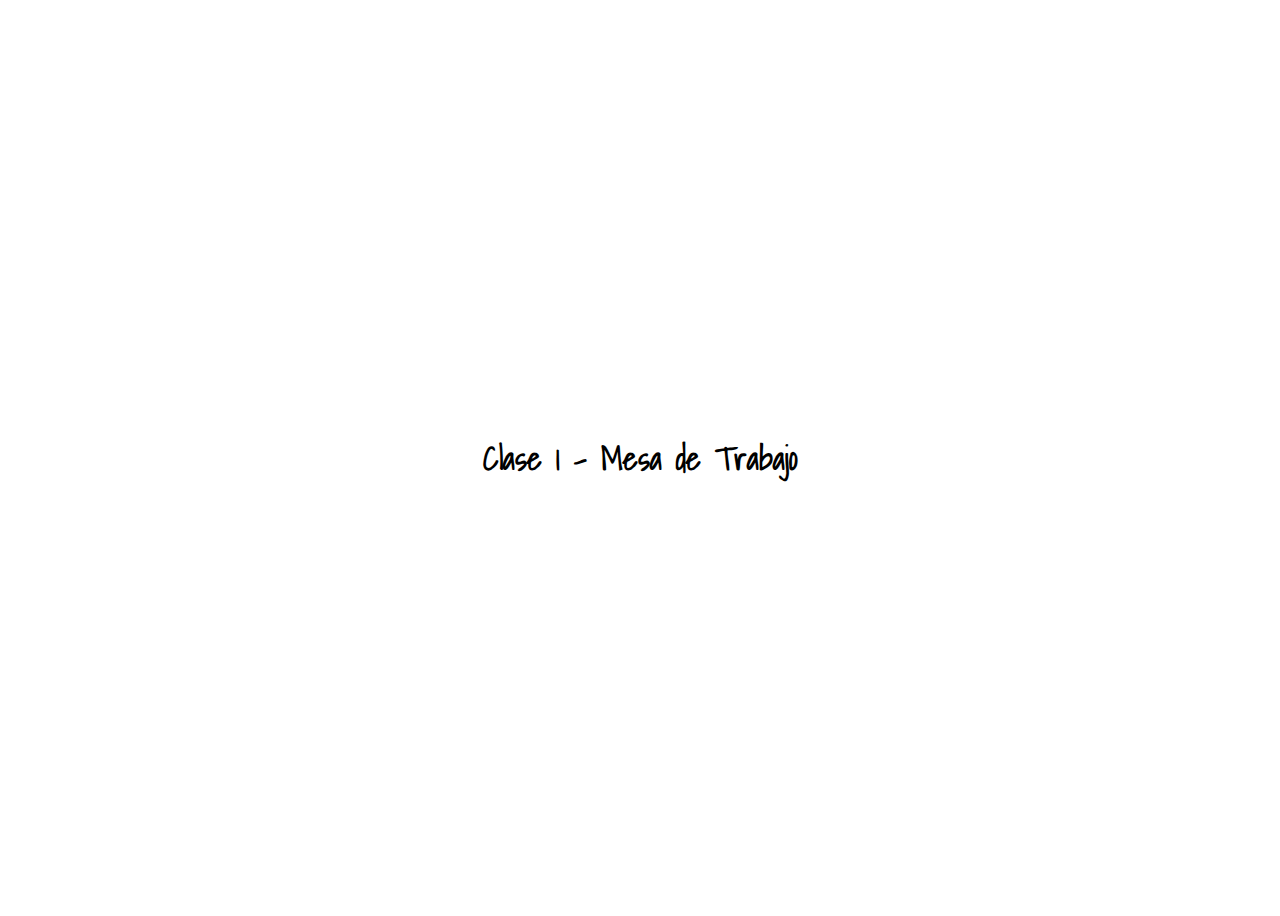
<file: C1 - Bienvenida/C1_MesaTrabajo/index.html>
<!DOCTYPE html>
<html lang="es">
<head>
    <meta charset="UTF-8">
    <meta http-equiv="X-UA-Compatible" content="IE=edge">
    <meta name="viewport" content="width=device-width, initial-scale=1.0">
    <title>C1 - Mesa de Trabajo</title>
    <link rel="stylesheet" href="style.css">
</head>
<body>
    <h1>Clase 1 - Mesa de Trabajo</h1>

    <script src="script.js"></script>
</body>
</html>
</file>
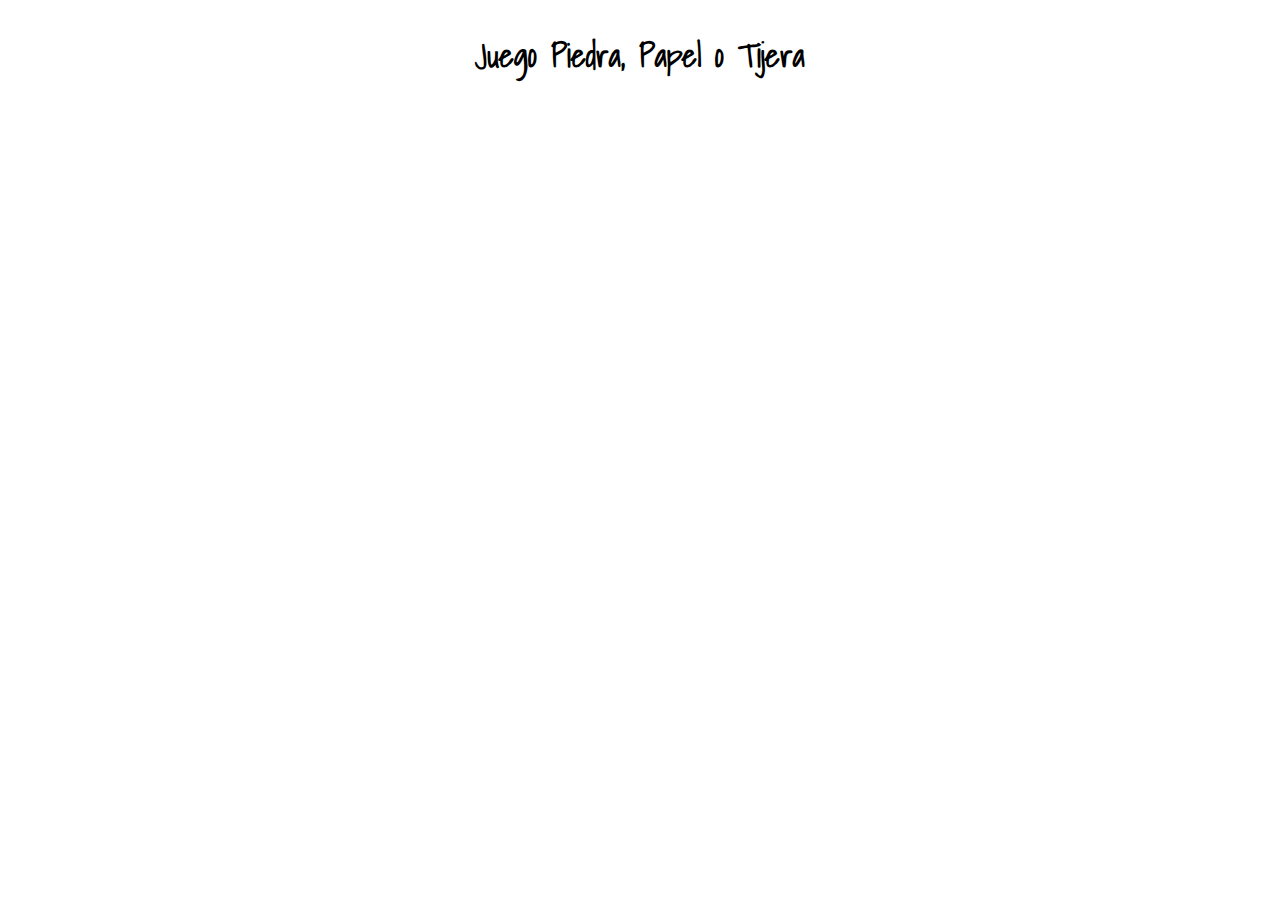
<file: C2 - Introduccion a JavaScript Front/C2_MesaTrabajo/index.html>
<!DOCTYPE html>
<html lang="es">
<head>
    <meta charset="UTF-8">
    <meta http-equiv="X-UA-Compatible" content="IE=edge">
    <meta name="viewport" content="width=device-width, initial-scale=1.0">
    <title>Piedra, papel o tijera</title>
    <link rel="stylesheet" href="style.css">
</head>
<body>
    <h1>Juego Piedra, Papel o Tijera</h1>
    
    <script src="script.js"></script>
</body>
</html>
</file>
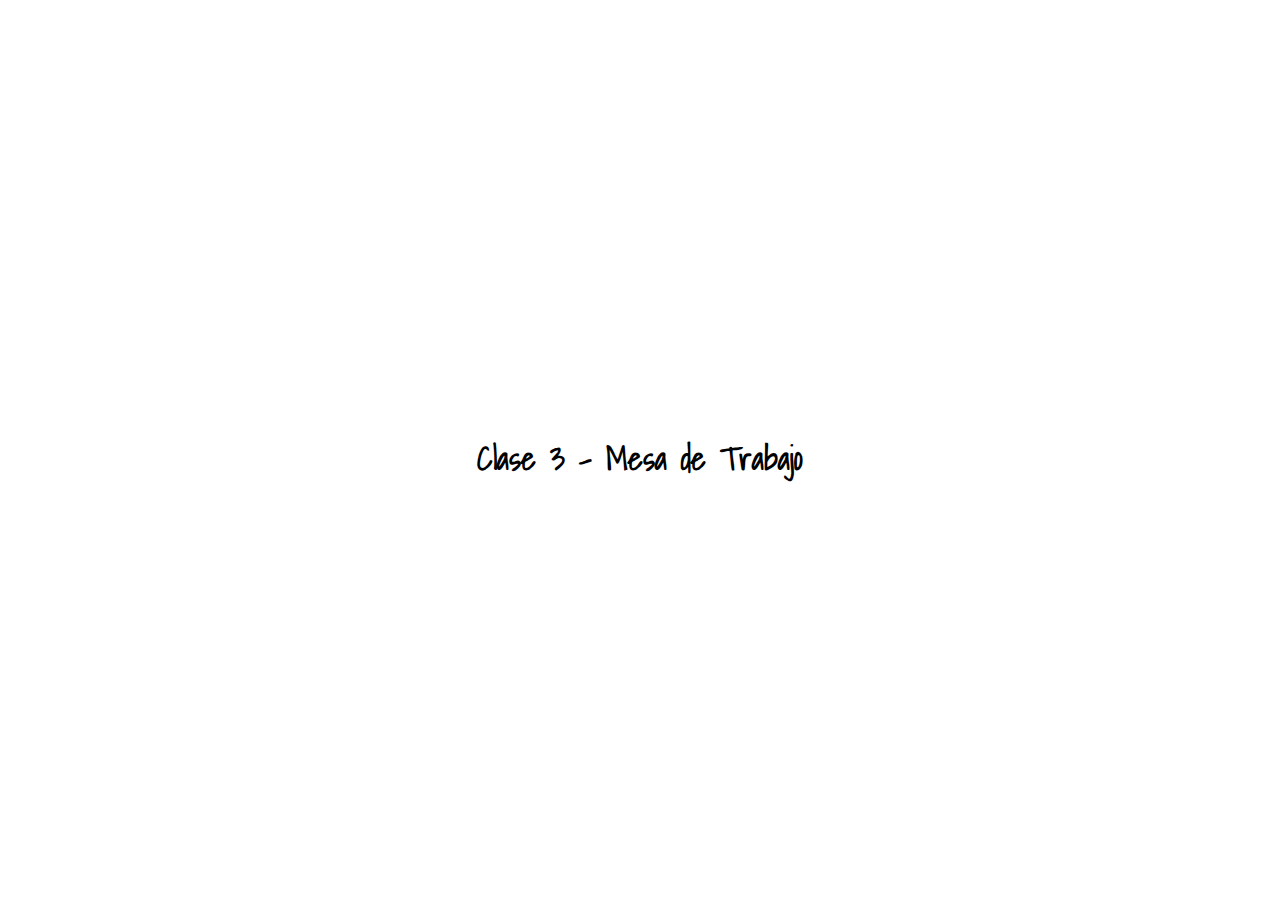
<file: C3 - Cierre de la Semana/C3_MesaTrabajo/index.html>
<!DOCTYPE html>
<html lang="es">

<head>
    <meta charset="UTF-8">
    <meta http-equiv="X-UA-Compatible" content="IE=edge">
    <meta name="viewport" content="width=device-width, initial-scale=1.0">
    <title>C3 - Mesa de Trabajo</title>
    <link rel="stylesheet" href="style.css">
</head>

<body>
    <h1>Clase 3 - Mesa de Trabajo</h1>

    <script src="script.js"></script>
</body>

</html>
</file>
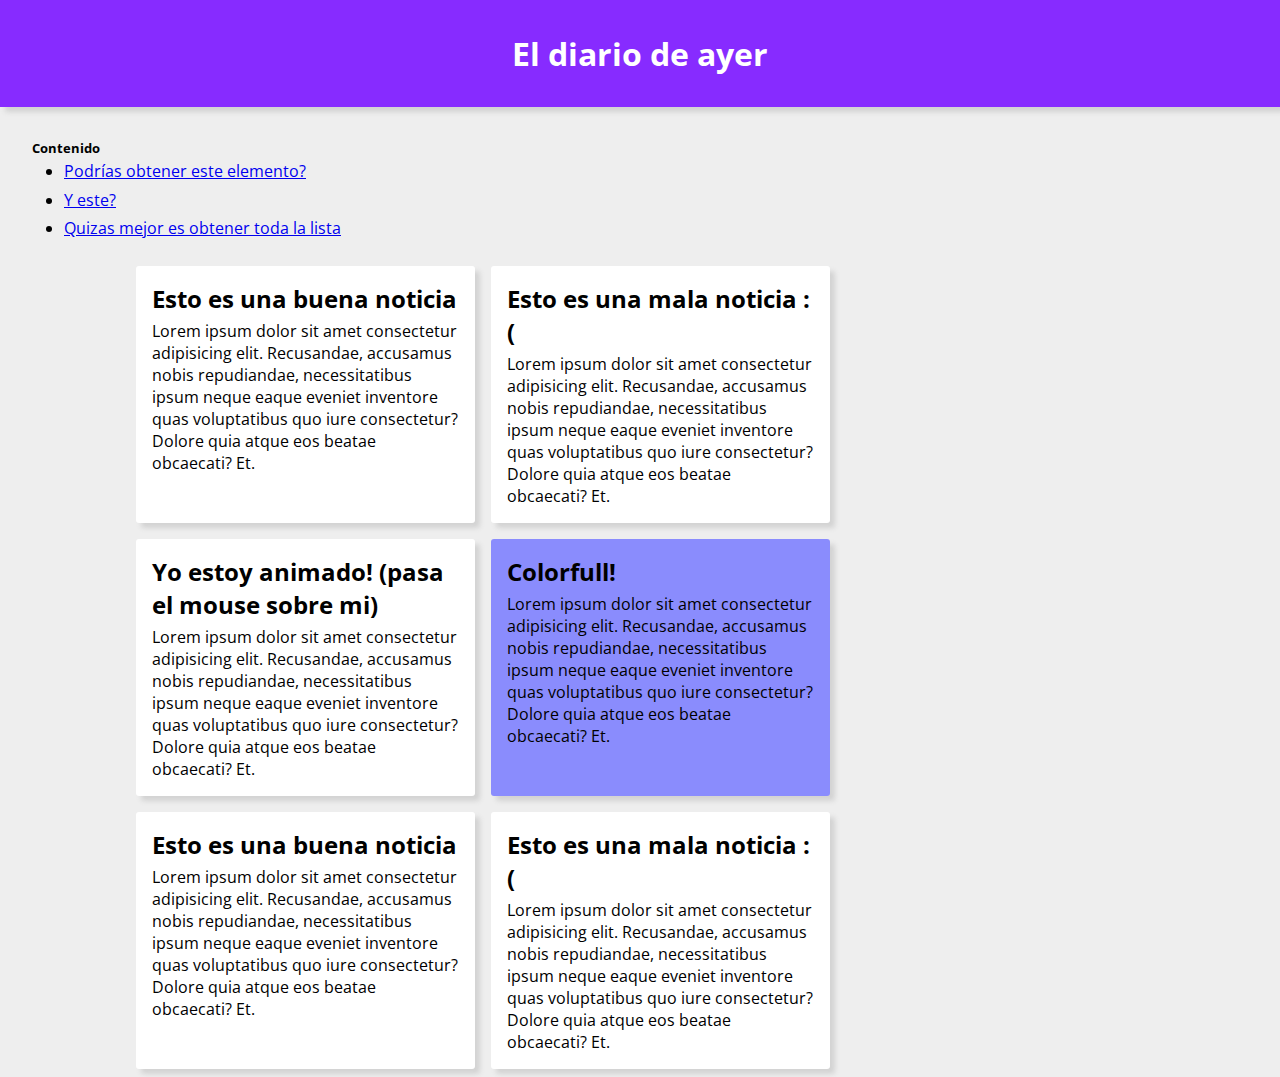
<file: C4 - Introduccion al DOM/C4_MesaTrabajo/index.html>
<!DOCTYPE html>
<html lang="es">

<head>
  <meta charset="UTF-8">
  <meta http-equiv="X-UA-Compatible" content="IE=edge">
  <meta name="viewport" content="width=device-width, initial-scale=1.0">
  <link rel="stylesheet" href="styles.css">
  <title>Clase 4</title>
</head>

<body>

  <h1>El diario de ayer</h1>

  <div class="contenido">
    <h5>Contenido</h5>
    <ul>
      <li><a href="#">Podrías obtener este elemento?</a></li>
      <li><a href="#">Y este?</a></li>
      <li><a href="#">Quizas mejor es obtener toda la lista</a></li>
    </ul>
  </div>

  <section>
    <article>
      <h2>Esto es una buena noticia</h2>
      <p>
        Lorem ipsum dolor sit amet consectetur adipisicing elit. Recusandae, accusamus nobis repudiandae, necessitatibus
        ipsum neque eaque eveniet inventore quas voluptatibus quo iure consectetur? Dolore quia atque eos beatae
        obcaecati? Et.
      </p>
    </article>

    <article>
      <h2>Esto es una mala noticia :(</h2>
      <p>
        Lorem ipsum dolor sit amet consectetur adipisicing elit. Recusandae, accusamus nobis repudiandae, necessitatibus
        ipsum neque eaque eveniet inventore quas voluptatibus quo iure consectetur? Dolore quia atque eos beatae
        obcaecati? Et.
      </p>
    </article>

    <article class="animado">
      <h2>Yo estoy animado! (pasa el mouse sobre mi)</h2>
      <p>
        Lorem ipsum dolor sit amet consectetur adipisicing elit. Recusandae, accusamus nobis repudiandae, necessitatibus
        ipsum neque eaque eveniet inventore quas voluptatibus quo iure consectetur? Dolore quia atque eos beatae
        obcaecati? Et.
      </p>
    </article>

    <article class="diferente">
      <h2>Colorfull! </h2>
      <p>
        Lorem ipsum dolor sit amet consectetur adipisicing elit. Recusandae, accusamus nobis repudiandae, necessitatibus
        ipsum neque eaque eveniet inventore quas voluptatibus quo iure consectetur? Dolore quia atque eos beatae
        obcaecati? Et.
      </p>
    </article>
    
    <article>
      <h2>Esto es una buena noticia</h2>
      <p>
        Lorem ipsum dolor sit amet consectetur adipisicing elit. Recusandae, accusamus nobis repudiandae, necessitatibus
        ipsum neque eaque eveniet inventore quas voluptatibus quo iure consectetur? Dolore quia atque eos beatae
        obcaecati? Et.
      </p>
    </article>

    <article>
      <h2>Esto es una mala noticia :(</h2>
      <p>
        Lorem ipsum dolor sit amet consectetur adipisicing elit. Recusandae, accusamus nobis repudiandae, necessitatibus
        ipsum neque eaque eveniet inventore quas voluptatibus quo iure consectetur? Dolore quia atque eos beatae
        obcaecati? Et.
      </p>
    </article>

  </section>

</body>

</html>
</file>
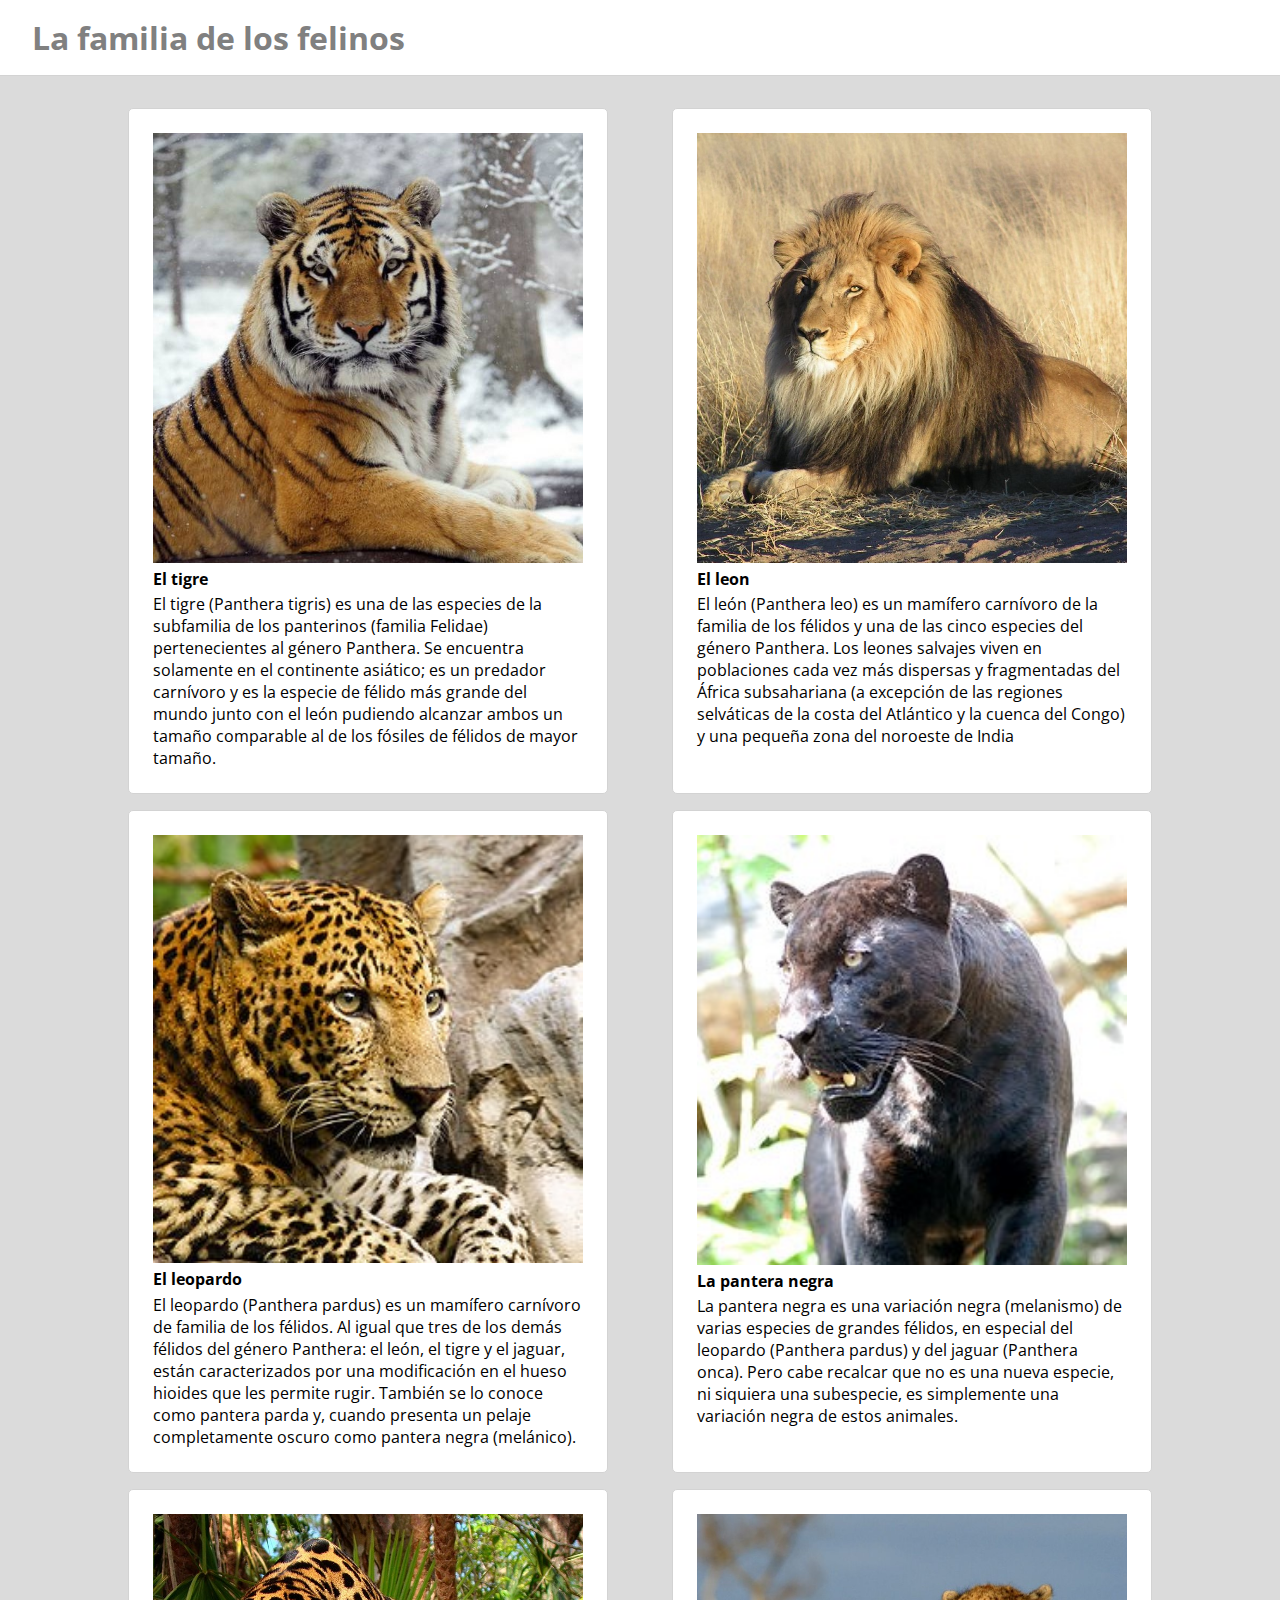
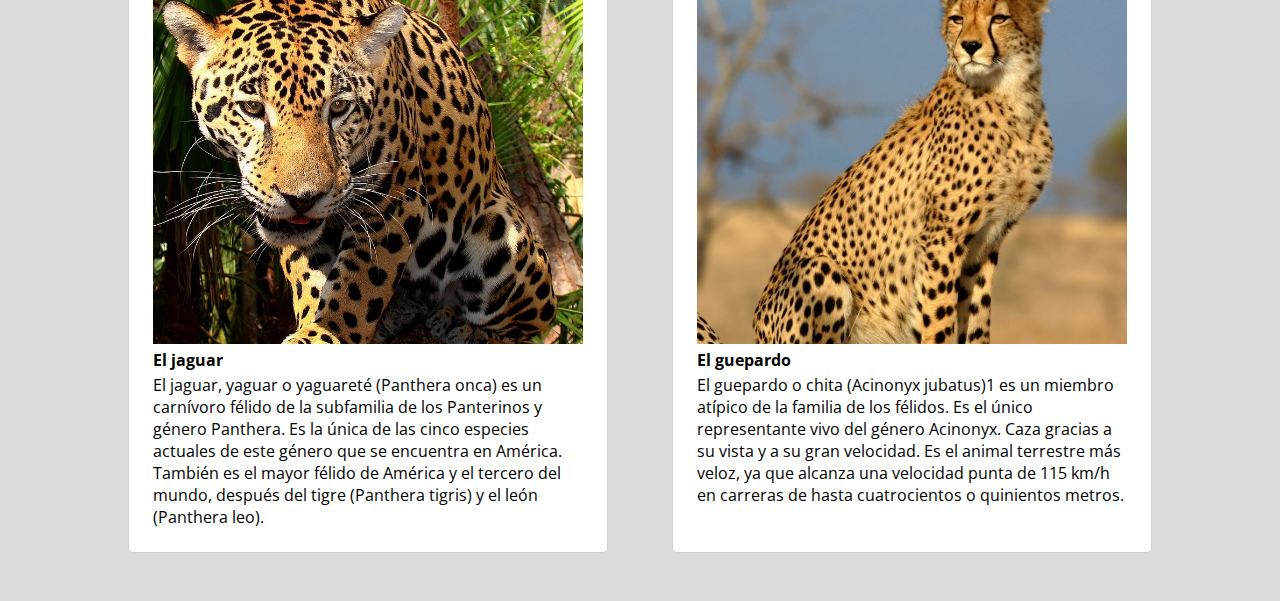
<file: C5 - Modificando elementos con JS/C5_MesaTrabajo/index.html>
<!DOCTYPE html>
<html lang="es">

<head>
  <meta charset="UTF-8">
  <meta http-equiv="X-UA-Compatible" content="IE=edge">
  <meta name="viewport" content="width=device-width, initial-scale=1.0">
  <link rel="stylesheet" href="styles.css">
  <title>Clase 5</title>
</head>

<body>

  <h1>La familia de los felinos</h1>

  <div class="contenedor">
    <div class="item">
      <img src="./imagenes/tiger.jpg">
      <h2>El tigre</h2>
      <p>
        El tigre (Panthera tigris) es una de las especies​ de la subfamilia de los panterinos (familia Felidae)
        pertenecientes al género Panthera. Se encuentra solamente en el continente asiático; es un predador carnívoro y
        es
        la especie de félido más grande del mundo junto con el león pudiendo alcanzar ambos un tamaño comparable al de
        los
        fósiles de félidos de mayor tamaño.
      </p>
    </div>

    <div class="item">
      <img src="./imagenes/leon.jpg">
      <h2>El leon</h2>
      <p>
        El león (Panthera leo) es un mamífero carnívoro de la familia de los félidos y una de las cinco especies del
        género Panthera. Los leones salvajes viven en poblaciones cada vez más dispersas y fragmentadas del África
        subsahariana (a excepción de las regiones selváticas de la costa del Atlántico y la cuenca del Congo) y una
        pequeña zona del noroeste de India
      </p>
    </div>

    <div class="item">
      <img src="./imagenes/leopardo.jpg">
      <h2>El leopardo</h2>
      <p>
        El leopardo (Panthera pardus) es un mamífero carnívoro de familia de los félidos. Al igual que tres de los demás
        félidos del género Panthera: el león, el tigre y el jaguar, están caracterizados por una modificación en el
        hueso hioides que les permite rugir. También se lo conoce como pantera parda y, cuando presenta un pelaje
        completamente oscuro como pantera negra (melánico).
      </p>
    </div>

    <div class="item">
      <img src="./imagenes/pantera-negra.jpg">
      <h2>La pantera negra</h2>
      <p>
        La pantera negra es una variación negra (melanismo) de varias especies de grandes félidos, en especial del
        leopardo (Panthera pardus) y del jaguar (Panthera onca). Pero cabe recalcar que no es una nueva especie, ni
        siquiera una subespecie, es simplemente una variación negra de estos animales.
      </p>
    </div>

    <div class="item">
      <img src="./imagenes/jaguar.jpg">
      <h2>El jaguar</h2>
      <p>
        El jaguar, yaguar o yaguareté (Panthera onca) es un carnívoro félido de la subfamilia de los Panterinos y
        género Panthera. Es la única de las cinco especies actuales de este género que se encuentra en América. También
        es el mayor félido de América y el tercero del mundo, después del tigre (Panthera tigris) y el león (Panthera
        leo).
      </p>
    </div>

    <div class="item">
      <img src="./imagenes/chita.jpg">
      <h2>El guepardo</h2>
      <p>
        El guepardo o chita (Acinonyx jubatus)1​ es un miembro atípico de la familia de los félidos. Es el único
        representante vivo del género Acinonyx. Caza gracias a su vista y a su gran velocidad. Es el animal terrestre
        más veloz, ya que alcanza una velocidad punta de 115 km/h en carreras de hasta cuatrocientos o quinientos
        metros.
      </p>
    </div>

  </div>

  <script src="script.js"></script>
</body>

</html>
</file>
<file: C1 - Bienvenida/C1_MesaTrabajo/style.css>
@import url('https://fonts.googleapis.com/css2?family=Be+Vietnam+Pro&family=Dancing+Script:wght@700&family=Oleo+Script+Swash+Caps&family=Shadows+Into+Light&display=swap');

body{
    font-family: 'Shadows Into Light', cursive;
    display: flex;
    justify-content: center;
    align-items: center;
    height: 100vh;
}
</file>
<file: C2 - Introduccion a JavaScript Front/C2_MesaTrabajo/style.css>
@import url('https://fonts.googleapis.com/css2?family=Be+Vietnam+Pro&family=Dancing+Script:wght@700&family=Oleo+Script+Swash+Caps&family=Shadows+Into+Light&display=swap');

body{
    font-family: 'Shadows Into Light', cursive;
    display: flex;
    justify-content: center;
}
</file>
<file: C3 - Cierre de la Semana/C3_MesaTrabajo/style.css>
@import url('https://fonts.googleapis.com/css2?family=Be+Vietnam+Pro&family=Dancing+Script:wght@700&family=Oleo+Script+Swash+Caps&family=Shadows+Into+Light&display=swap');

body{
    font-family: 'Shadows Into Light', cursive;
    display: flex;
    justify-content: center;
    align-items: center;
    height: 100vh;
}
</file>
<file: C4 - Introduccion al DOM/C4_MesaTrabajo/styles.css>
@import url('https://fonts.googleapis.com/css2?family=Open+Sans:wght@300&display=swap');

* {
  margin: 0;
  padding: 0;
  font-family: 'Open Sans', sans-serif;
}

body {
  min-height: 100vh;
  background-color: rgb(238, 238, 238);
}

h1 {
  text-align: center;
  padding: 1em 0;
  background-color: rgb(135, 43, 255);
  color: white;
  box-shadow: 5px 5px 5px lightgrey;
  margin-bottom: 1em;
}

.contenido {
  margin-left: 2em;
  margin-bottom: 1em;
}

ul {
  display: block;
  margin-left: 2em;
}

li {
  padding: .2em 0;
}

section {
  display: flex;
  flex-wrap: wrap;
  padding: 0 10%;
}

section article {
  background-color: white;
  padding: 1em;
  border-radius: 3px;
  width: 30%;
  margin: .5em;
  box-shadow: 5px 5px 5px lightgrey;
}

section article.animado {
  z-index: 20;
  transition: all 200ms ease;
}

section article.animado:hover {
  transform: scale(1.2);
  box-shadow: 0px 0px 10px lightgrey;
}

section article h2{
  margin-bottom: .2em;

}

.diferente {
  background-color: rgb(138, 140, 253);
}
</file>
<file: C5 - Modificando elementos con JS/C5_MesaTrabajo/styles.css>
@import url('https://fonts.googleapis.com/css2?family=Open+Sans:wght@300;400&display=swap');

* {
  margin: 0;
  padding: 0;
  font-family: 'Open Sans', sans-serif;
}

body {
  background-color: rgb(219, 219, 219);
}

h1 {
  padding: .5em 1em;
  background-color: white;
  border-bottom: 1px solid lightgrey;
  color: grey;
}

.contenedor {
  display: flex;
  flex-wrap: wrap;
  justify-content: space-between;
  width: 80%;
  margin: 2em 10%;
}

.item {
  width: 30em;
  background-color: white;
  box-sizing: border-box;
  padding: 1.5em;
  margin-bottom: 1em;
  border-radius: 5px;
  border: 1px solid lightgray;
}

.item img {
  width: 100%;
}

.item h2 {
  font-size: 1em;
  margin-bottom: .2em;
}


/* estilos para tema oscuro ---------------------------------------------------------------------------------------------- */
/* los siguientes estilos son los que usaremos para aplicar el modo oscuro, ustedes deberán modificar los selectores para
poder resolver el ejercicio */


.dark {
  background-color: rgb(39, 39, 39);
}

.dark h1 { 
  background-color: rgb(19, 19, 19);
  color: rgb(170, 170, 170);
  border-color: black;
}

.dark .item {
  background-color: rgb(19, 19, 19);
  border-color: black;
}

.dark p {
  color: rgb(230, 230, 230);
}

.dark h2 {
  color: rgb(230, 230, 230);
}
</file>
